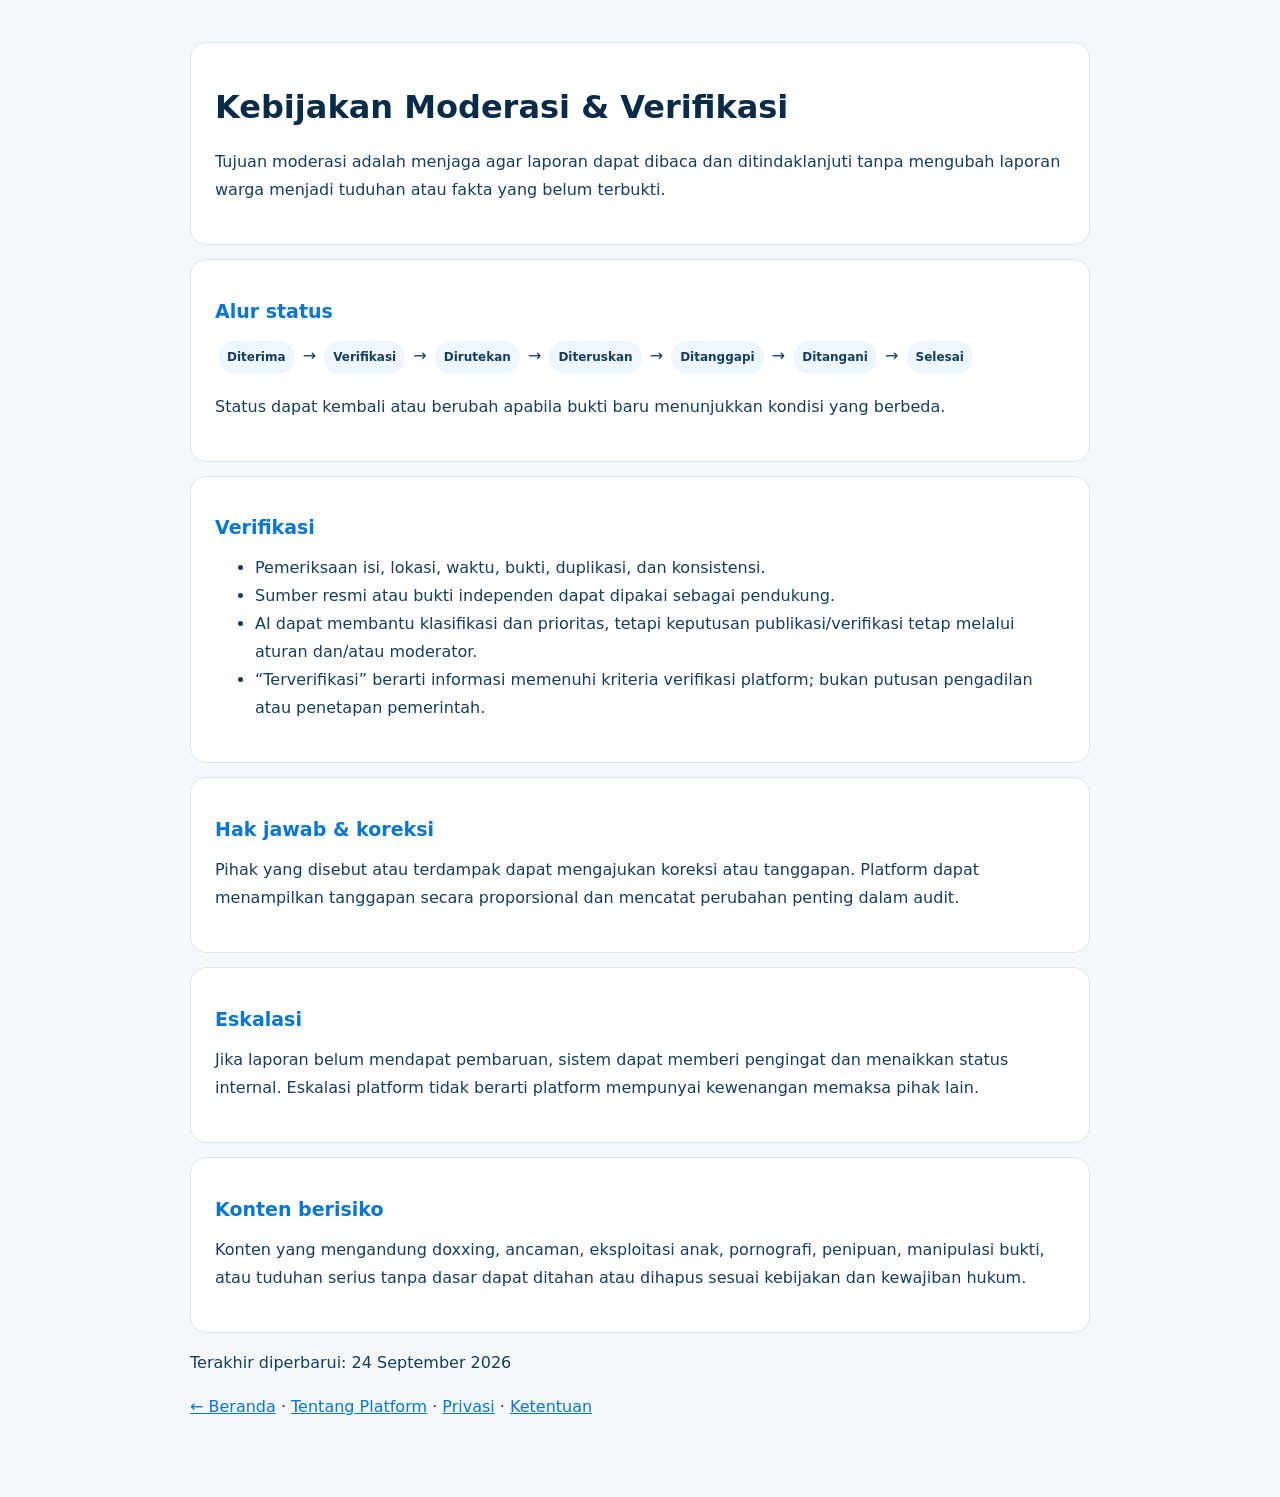
<file: moderation-policy.html>
<!doctype html><html lang="id"><head><meta charset="utf-8"><meta name="viewport" content="width=device-width,initial-scale=1"><title>Kebijakan Moderasi & Verifikasi — Indonesia Punya Masalah</title><style>body{margin:0;font-family:Inter,system-ui,Arial;background:#f4f8fb;color:#173d5c}.wrap{max-width:900px;margin:auto;padding:28px 18px 60px}.card{background:#fff;border:1px solid #dbe7ef;border-radius:16px;padding:24px;margin:14px 0}h1{font-size:32px;color:#082b4a}h2{font-size:19px;color:#0875d8}p,li{line-height:1.75}a{color:#0875d8}.status{display:inline-block;padding:6px 9px;border-radius:999px;background:#eef7ff;font-weight:800;font-size:12px;margin:3px}</style></head><body><main class="wrap"><div class="card"><h1>Kebijakan Moderasi & Verifikasi</h1><p>Tujuan moderasi adalah menjaga agar laporan dapat dibaca dan ditindaklanjuti tanpa mengubah laporan warga menjadi tuduhan atau fakta yang belum terbukti.</p></div><div class="card"><h2>Alur status</h2><p><span class="status">Diterima</span> → <span class="status">Verifikasi</span> → <span class="status">Dirutekan</span> → <span class="status">Diteruskan</span> → <span class="status">Ditanggapi</span> → <span class="status">Ditangani</span> → <span class="status">Selesai</span></p><p>Status dapat kembali atau berubah apabila bukti baru menunjukkan kondisi yang berbeda.</p></div><div class="card"><h2>Verifikasi</h2><ul><li>Pemeriksaan isi, lokasi, waktu, bukti, duplikasi, dan konsistensi.</li><li>Sumber resmi atau bukti independen dapat dipakai sebagai pendukung.</li><li>AI dapat membantu klasifikasi dan prioritas, tetapi keputusan publikasi/verifikasi tetap melalui aturan dan/atau moderator.</li><li>“Terverifikasi” berarti informasi memenuhi kriteria verifikasi platform; bukan putusan pengadilan atau penetapan pemerintah.</li></ul></div><div class="card"><h2>Hak jawab & koreksi</h2><p>Pihak yang disebut atau terdampak dapat mengajukan koreksi atau tanggapan. Platform dapat menampilkan tanggapan secara proporsional dan mencatat perubahan penting dalam audit.</p></div><div class="card"><h2>Eskalasi</h2><p>Jika laporan belum mendapat pembaruan, sistem dapat memberi pengingat dan menaikkan status internal. Eskalasi platform tidak berarti platform mempunyai kewenangan memaksa pihak lain.</p></div><div class="card"><h2>Konten berisiko</h2><p>Konten yang mengandung doxxing, ancaman, eksploitasi anak, pornografi, penipuan, manipulasi bukti, atau tuduhan serius tanpa dasar dapat ditahan atau dihapus sesuai kebijakan dan kewajiban hukum.</p></div><p>Terakhir diperbarui: 24 September 2026</p><p><a href="/">← Beranda</a> · <a href="/platform-independen.html">Tentang Platform</a> · <a href="/privacy-policy.html">Privasi</a> · <a href="/terms-of-service.html">Ketentuan</a></p></main></body></html>
</file>
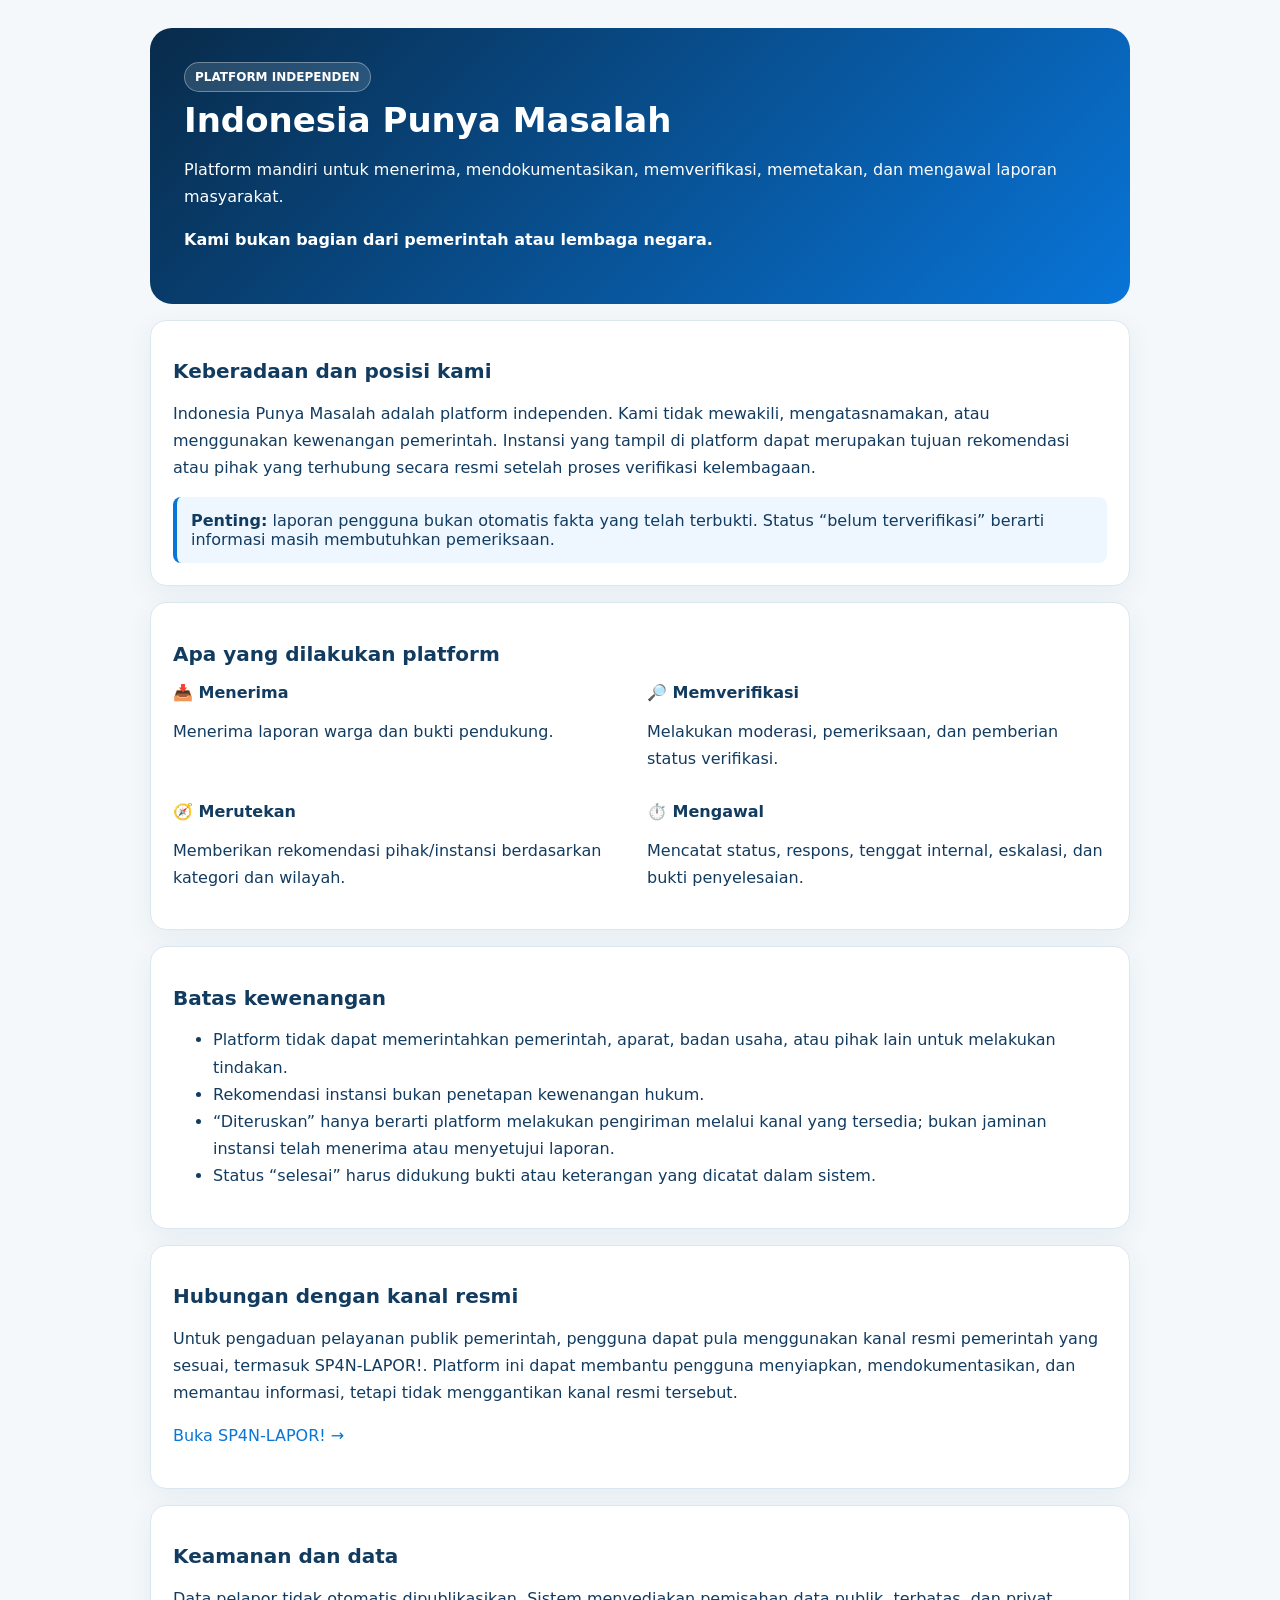
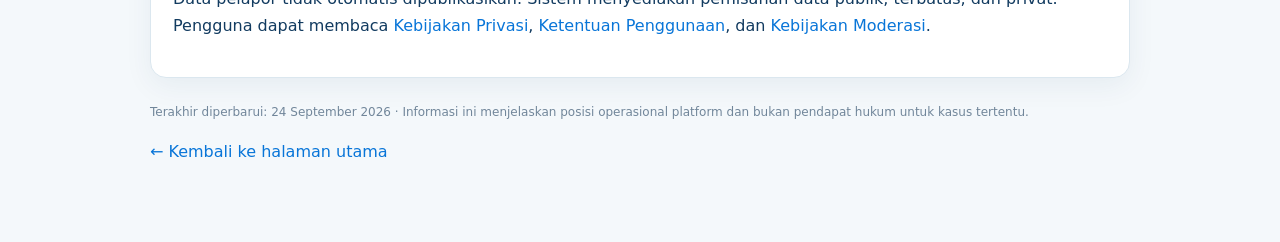
<file: platform-independen.html>
<!doctype html><html lang="id"><head><meta charset="utf-8"><meta name="viewport" content="width=device-width,initial-scale=1"><title>Tentang Platform Independen — Indonesia Punya Masalah</title><style>body{margin:0;font-family:Inter,system-ui,Arial;background:#f4f8fb;color:#123b60}.wrap{max-width:980px;margin:auto;padding:28px 18px 60px}.hero{background:linear-gradient(135deg,#082b4a,#0875d8);color:#fff;padding:34px;border-radius:22px}.card{background:#fff;border:1px solid #dbe7ef;border-radius:16px;padding:22px;margin-top:16px;box-shadow:0 8px 28px #123b6010}h1{margin:8px 0;font-size:34px}h2{font-size:20px}p,li{line-height:1.7}a{color:#0875d8;text-decoration:none}.badge{display:inline-block;background:#ffffff22;border:1px solid #ffffff55;padding:7px 10px;border-radius:999px;font-size:12px;font-weight:800}.grid{display:grid;grid-template-columns:repeat(2,1fr);gap:14px}@media(max-width:700px){.grid{grid-template-columns:1fr}}.notice{background:#eef7ff;border-left:4px solid #0875d8;padding:14px;border-radius:8px}.foot{margin-top:24px;font-size:12px;color:#71869a}</style></head><body><main class="wrap"><section class="hero"><span class="badge">PLATFORM INDEPENDEN</span><h1>Indonesia Punya Masalah</h1><p>Platform mandiri untuk menerima, mendokumentasikan, memverifikasi, memetakan, dan mengawal laporan masyarakat.</p><p><b>Kami bukan bagian dari pemerintah atau lembaga negara.</b></p></section><section class="card"><h2>Keberadaan dan posisi kami</h2><p>Indonesia Punya Masalah adalah platform independen. Kami tidak mewakili, mengatasnamakan, atau menggunakan kewenangan pemerintah. Instansi yang tampil di platform dapat merupakan tujuan rekomendasi atau pihak yang terhubung secara resmi setelah proses verifikasi kelembagaan.</p><div class="notice"><b>Penting:</b> laporan pengguna bukan otomatis fakta yang telah terbukti. Status “belum terverifikasi” berarti informasi masih membutuhkan pemeriksaan.</div></section><section class="card"><h2>Apa yang dilakukan platform</h2><div class="grid"><div><b>📥 Menerima</b><p>Menerima laporan warga dan bukti pendukung.</p></div><div><b>🔎 Memverifikasi</b><p>Melakukan moderasi, pemeriksaan, dan pemberian status verifikasi.</p></div><div><b>🧭 Merutekan</b><p>Memberikan rekomendasi pihak/instansi berdasarkan kategori dan wilayah.</p></div><div><b>⏱️ Mengawal</b><p>Mencatat status, respons, tenggat internal, eskalasi, dan bukti penyelesaian.</p></div></div></section><section class="card"><h2>Batas kewenangan</h2><ul><li>Platform tidak dapat memerintahkan pemerintah, aparat, badan usaha, atau pihak lain untuk melakukan tindakan.</li><li>Rekomendasi instansi bukan penetapan kewenangan hukum.</li><li>“Diteruskan” hanya berarti platform melakukan pengiriman melalui kanal yang tersedia; bukan jaminan instansi telah menerima atau menyetujui laporan.</li><li>Status “selesai” harus didukung bukti atau keterangan yang dicatat dalam sistem.</li></ul></section><section class="card"><h2>Hubungan dengan kanal resmi</h2><p>Untuk pengaduan pelayanan publik pemerintah, pengguna dapat pula menggunakan kanal resmi pemerintah yang sesuai, termasuk SP4N-LAPOR!. Platform ini dapat membantu pengguna menyiapkan, mendokumentasikan, dan memantau informasi, tetapi tidak menggantikan kanal resmi tersebut.</p><p><a href="https://sp4n.lapor.go.id/" target="_blank" rel="noopener">Buka SP4N-LAPOR! →</a></p></section><section class="card"><h2>Keamanan dan data</h2><p>Data pelapor tidak otomatis dipublikasikan. Sistem menyediakan pemisahan data publik, terbatas, dan privat. Pengguna dapat membaca <a href="/privacy-policy.html">Kebijakan Privasi</a>, <a href="/terms-of-service.html">Ketentuan Penggunaan</a>, dan <a href="/moderation-policy.html">Kebijakan Moderasi</a>.</p></section><p class="foot">Terakhir diperbarui: 24 September 2026 · Informasi ini menjelaskan posisi operasional platform dan bukan pendapat hukum untuk kasus tertentu.</p><p><a href="/">← Kembali ke halaman utama</a></p></main></body></html>
</file>
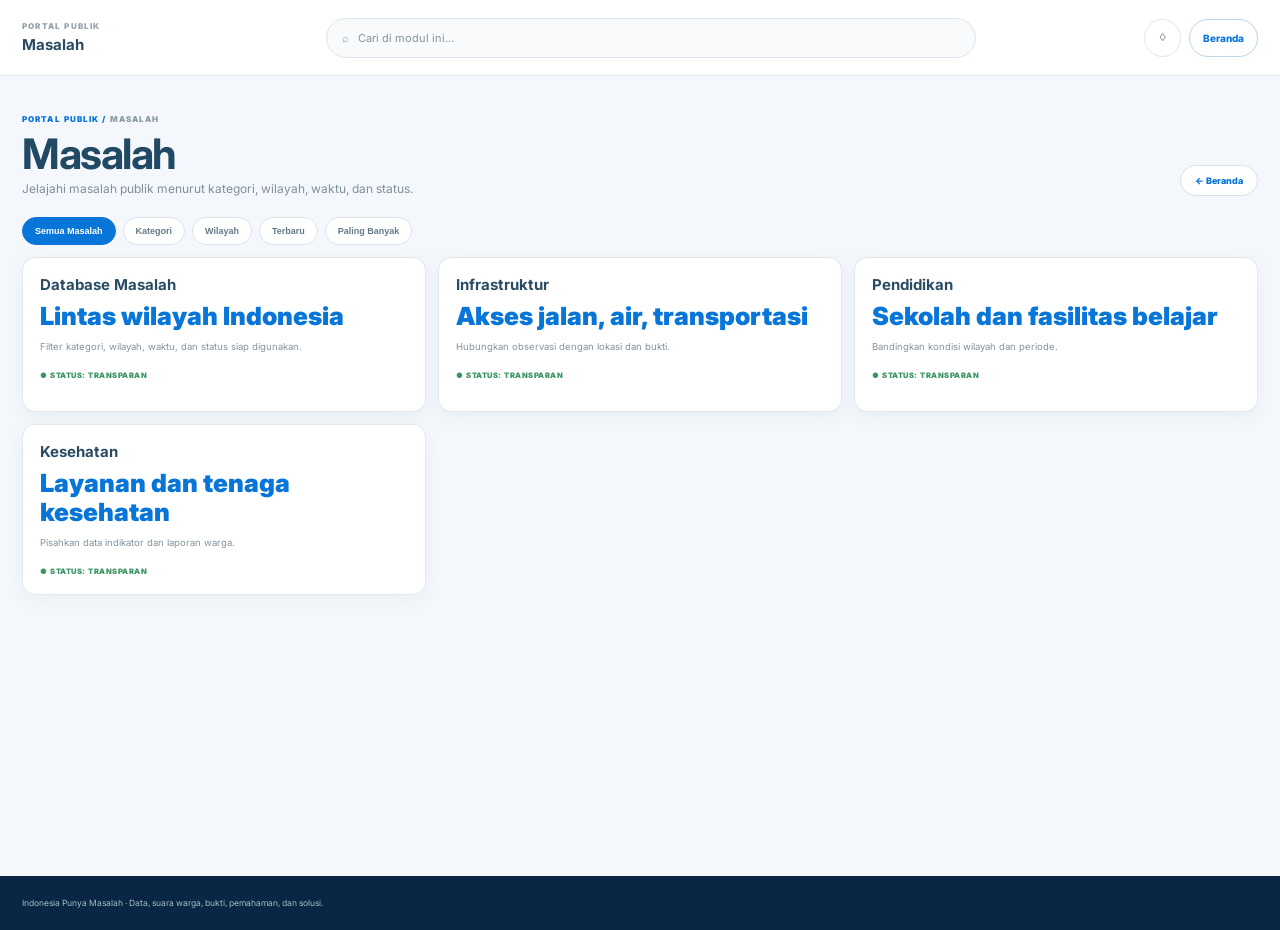
<file: portal.html>
<!doctype html>
<html lang="id">
<head><meta charset="utf-8"><meta name="viewport" content="width=device-width,initial-scale=1"><title>Indonesia Punya Masalah — Ruang Publik</title><link rel="preconnect" href="https://fonts.googleapis.com"><link rel="preconnect" href="https://fonts.gstatic.com" crossorigin><link href="https://fonts.googleapis.com/css2?family=Inter:wght@400;500;600;700;800;900&display=swap" rel="stylesheet"><link rel="stylesheet" href="/portal.css?v=20260916-2"></head>
<body>
<aside class="side"><a class="portal-brand" href="/"><span class="mark"><i></i><b></b><em></em></span><span>INDONESIA<br><strong>PUNYA MASALAH</strong></span></a><nav><a href="/">Beranda</a><a href="/portal.html?section=Peta">Peta Indonesia</a><a href="/portal.html?section=Masalah">Masalah</a><a href="/portal.html?section=Data%20%26%20Statistik">Data &amp; Statistik</a><a href="/portal.html?section=Suara%20Warga">Suara Warga</a><a href="/portal.html?section=Intelligence">Intelligence</a><a href="/portal.html?section=Solusi">Solusi</a><a href="/portal.html?section=Lainnya">Lainnya</a></nav><div class="side-note"><span></span>Portal publik Indonesia</div></aside>
<header class="top"><div><small>PORTAL PUBLIK</small><strong id="topTitle">Ruang Publik</strong></div><div class="portal-search">⌕ <span>Cari di modul ini...</span></div><div class="top-actions"><button>♢</button><a href="/">Beranda</a></div></header>
<main><div class="crumb">PORTAL PUBLIK / <span id="sectionName">MODUL</span></div><div class="page-head"><div><h1 id="title">Ruang Publik</h1><p id="desc"></p></div><a class="home-btn" href="/">← Beranda</a></div><div id="tabs" class="tabs"></div><section id="content" class="grid"></section></main>
<footer>Indonesia Punya Masalah · Data, suara warga, bukti, pemahaman, dan solusi.</footer><script src="/portal-pages.js?v=20260916-2"></script><script src="/portal-functions.js?v=20260916-1"></script>
</body></html>
</file>
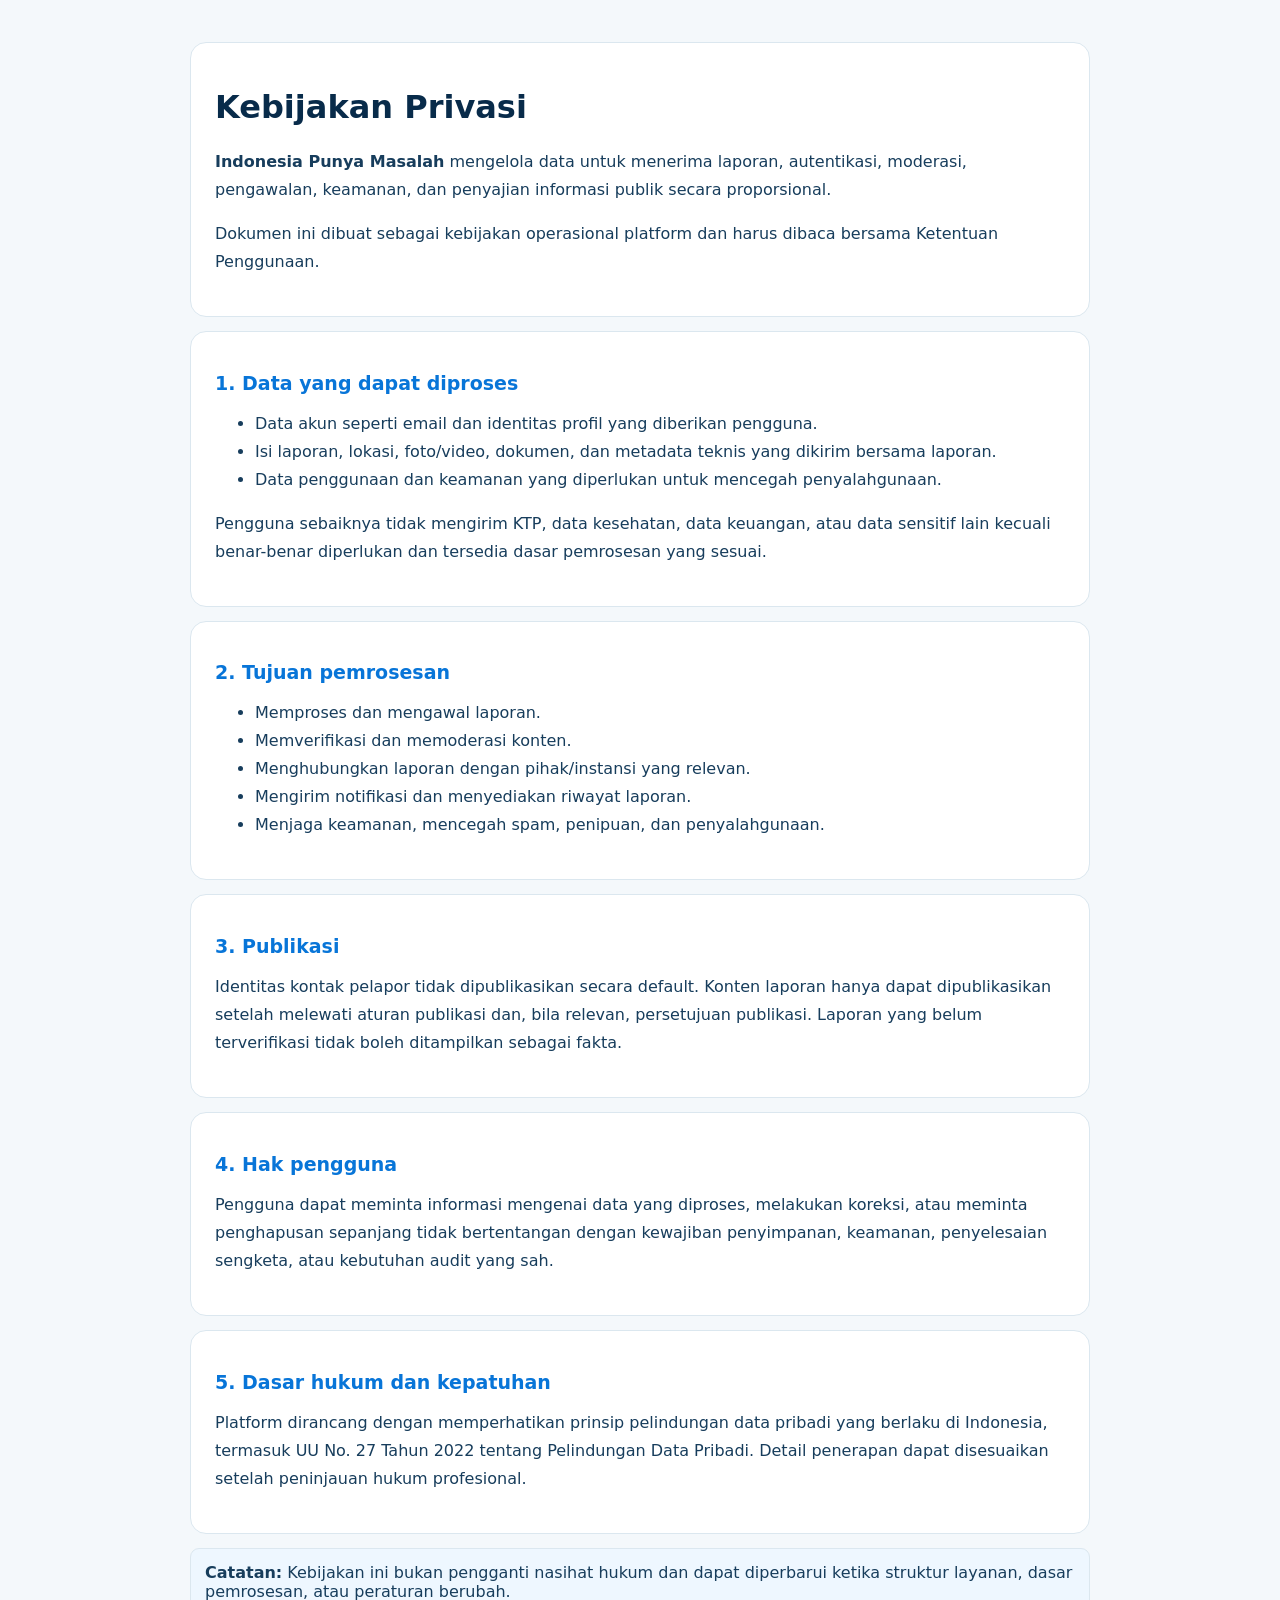
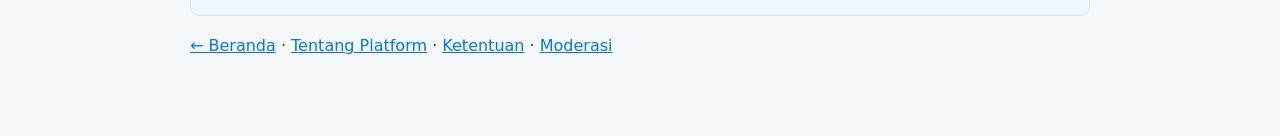
<file: privacy-policy.html>
<!doctype html><html lang="id"><head><meta charset="utf-8"><meta name="viewport" content="width=device-width,initial-scale=1"><title>Kebijakan Privasi — Indonesia Punya Masalah</title><style>body{margin:0;font-family:Inter,system-ui,Arial;background:#f4f8fb;color:#173d5c}.wrap{max-width:900px;margin:auto;padding:28px 18px 60px}.card{background:#fff;border:1px solid #dbe7ef;border-radius:16px;padding:24px;margin:14px 0}h1{font-size:32px;color:#082b4a}h2{font-size:19px;color:#0875d8}p,li{line-height:1.75}a{color:#0875d8}.notice{background:#eef7ff;padding:14px;border-radius:9px}</style></head><body><main class="wrap"><div class="card"><h1>Kebijakan Privasi</h1><p><b>Indonesia Punya Masalah</b> mengelola data untuk menerima laporan, autentikasi, moderasi, pengawalan, keamanan, dan penyajian informasi publik secara proporsional.</p><p>Dokumen ini dibuat sebagai kebijakan operasional platform dan harus dibaca bersama Ketentuan Penggunaan.</p></div><div class="card"><h2>1. Data yang dapat diproses</h2><ul><li>Data akun seperti email dan identitas profil yang diberikan pengguna.</li><li>Isi laporan, lokasi, foto/video, dokumen, dan metadata teknis yang dikirim bersama laporan.</li><li>Data penggunaan dan keamanan yang diperlukan untuk mencegah penyalahgunaan.</li></ul><p>Pengguna sebaiknya tidak mengirim KTP, data kesehatan, data keuangan, atau data sensitif lain kecuali benar-benar diperlukan dan tersedia dasar pemrosesan yang sesuai.</p></div><div class="card"><h2>2. Tujuan pemrosesan</h2><ul><li>Memproses dan mengawal laporan.</li><li>Memverifikasi dan memoderasi konten.</li><li>Menghubungkan laporan dengan pihak/instansi yang relevan.</li><li>Mengirim notifikasi dan menyediakan riwayat laporan.</li><li>Menjaga keamanan, mencegah spam, penipuan, dan penyalahgunaan.</li></ul></div><div class="card"><h2>3. Publikasi</h2><p>Identitas kontak pelapor tidak dipublikasikan secara default. Konten laporan hanya dapat dipublikasikan setelah melewati aturan publikasi dan, bila relevan, persetujuan publikasi. Laporan yang belum terverifikasi tidak boleh ditampilkan sebagai fakta.</p></div><div class="card"><h2>4. Hak pengguna</h2><p>Pengguna dapat meminta informasi mengenai data yang diproses, melakukan koreksi, atau meminta penghapusan sepanjang tidak bertentangan dengan kewajiban penyimpanan, keamanan, penyelesaian sengketa, atau kebutuhan audit yang sah.</p></div><div class="card"><h2>5. Dasar hukum dan kepatuhan</h2><p>Platform dirancang dengan memperhatikan prinsip pelindungan data pribadi yang berlaku di Indonesia, termasuk UU No. 27 Tahun 2022 tentang Pelindungan Data Pribadi. Detail penerapan dapat disesuaikan setelah peninjauan hukum profesional.</p></div><div class="card notice"><b>Catatan:</b> Kebijakan ini bukan pengganti nasihat hukum dan dapat diperbarui ketika struktur layanan, dasar pemrosesan, atau peraturan berubah.</div><p><a href="/">← Beranda</a> · <a href="/platform-independen.html">Tentang Platform</a> · <a href="/terms-of-service.html">Ketentuan</a> · <a href="/moderation-policy.html">Moderasi</a></p></main></body></html>
</file>
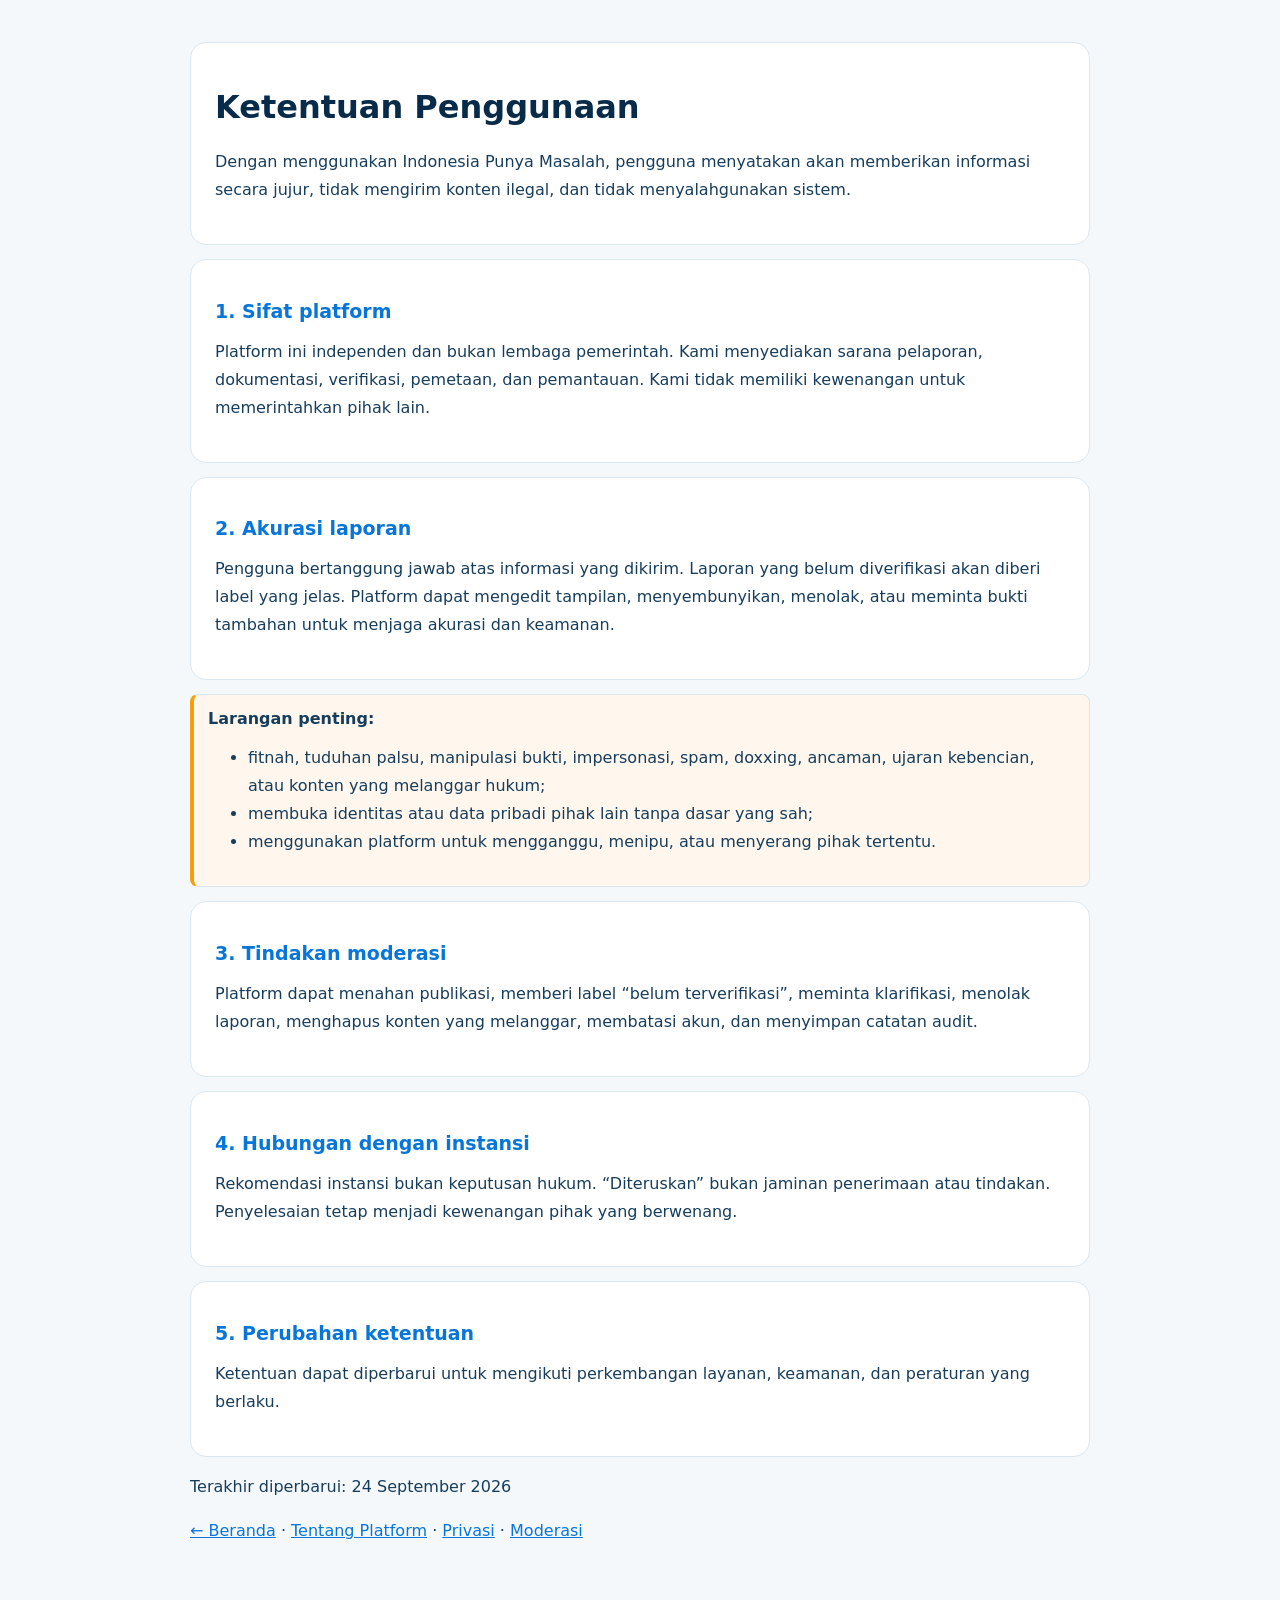
<file: terms-of-service.html>
<!doctype html><html lang="id"><head><meta charset="utf-8"><meta name="viewport" content="width=device-width,initial-scale=1"><title>Ketentuan Penggunaan — Indonesia Punya Masalah</title><style>body{margin:0;font-family:Inter,system-ui,Arial;background:#f4f8fb;color:#173d5c}.wrap{max-width:900px;margin:auto;padding:28px 18px 60px}.card{background:#fff;border:1px solid #dbe7ef;border-radius:16px;padding:24px;margin:14px 0}h1{font-size:32px;color:#082b4a}h2{font-size:19px;color:#0875d8}p,li{line-height:1.75}a{color:#0875d8}.warn{background:#fff7ed;border-left:4px solid #f59e0b;padding:14px;border-radius:8px}</style></head><body><main class="wrap"><div class="card"><h1>Ketentuan Penggunaan</h1><p>Dengan menggunakan Indonesia Punya Masalah, pengguna menyatakan akan memberikan informasi secara jujur, tidak mengirim konten ilegal, dan tidak menyalahgunakan sistem.</p></div><div class="card"><h2>1. Sifat platform</h2><p>Platform ini independen dan bukan lembaga pemerintah. Kami menyediakan sarana pelaporan, dokumentasi, verifikasi, pemetaan, dan pemantauan. Kami tidak memiliki kewenangan untuk memerintahkan pihak lain.</p></div><div class="card"><h2>2. Akurasi laporan</h2><p>Pengguna bertanggung jawab atas informasi yang dikirim. Laporan yang belum diverifikasi akan diberi label yang jelas. Platform dapat mengedit tampilan, menyembunyikan, menolak, atau meminta bukti tambahan untuk menjaga akurasi dan keamanan.</p></div><div class="card warn"><b>Larangan penting:</b><ul><li>fitnah, tuduhan palsu, manipulasi bukti, impersonasi, spam, doxxing, ancaman, ujaran kebencian, atau konten yang melanggar hukum;</li><li>membuka identitas atau data pribadi pihak lain tanpa dasar yang sah;</li><li>menggunakan platform untuk mengganggu, menipu, atau menyerang pihak tertentu.</li></ul></div><div class="card"><h2>3. Tindakan moderasi</h2><p>Platform dapat menahan publikasi, memberi label “belum terverifikasi”, meminta klarifikasi, menolak laporan, menghapus konten yang melanggar, membatasi akun, dan menyimpan catatan audit.</p></div><div class="card"><h2>4. Hubungan dengan instansi</h2><p>Rekomendasi instansi bukan keputusan hukum. “Diteruskan” bukan jaminan penerimaan atau tindakan. Penyelesaian tetap menjadi kewenangan pihak yang berwenang.</p></div><div class="card"><h2>5. Perubahan ketentuan</h2><p>Ketentuan dapat diperbarui untuk mengikuti perkembangan layanan, keamanan, dan peraturan yang berlaku.</p></div><p>Terakhir diperbarui: 24 September 2026</p><p><a href="/">← Beranda</a> · <a href="/platform-independen.html">Tentang Platform</a> · <a href="/privacy-policy.html">Privasi</a> · <a href="/moderation-policy.html">Moderasi</a></p></main></body></html>
</file>
<file: portal.css>
*{box-sizing:border-box}html{scroll-behavior:smooth}body{margin:0;background:#f4f8fc;color:#243f55;font-family:Inter,Arial,sans-serif;font-size:14px}.side{display:none}.top{position:sticky;left:0;right:0;top:0;height:76px;background:#fff;border-bottom:1px solid #dfe8ee;display:grid;grid-template-columns:280px minmax(260px,650px) 1fr;align-items:center;gap:24px;padding:0 max(22px,calc((100vw - 1500px)/2));z-index:20}.top small{display:block;font-size:8px;font-weight:900;letter-spacing:1.2px;color:#98a5ae;margin-bottom:4px}.top strong{font-size:15px;color:#294b64}.portal-search{height:40px;border:1px solid #dce6ec;background:#f8fafb;border-radius:20px;color:#83949f;display:flex;align-items:center;gap:9px;padding:0 15px;font-size:11px}.top-actions{display:flex;justify-content:flex-end;align-items:center;gap:8px}.top-actions button,.top-actions a{height:38px;border:1px solid #dfe6ea;background:#fff;border-radius:20px;color:#607687;padding:0 13px;text-decoration:none;font-size:10px;font-weight:800;display:flex;align-items:center}.top-actions a{color:#0875d8;border-color:#bcd5e7}main{margin:0 auto;padding:38px 22px 60px;max-width:1500px;min-height:calc(100vh - 100px)}.crumb{font-size:8px;font-weight:900;letter-spacing:1.1px;color:#0875d8}.crumb span{color:#8c9aa4}.page-head{display:flex;justify-content:space-between;align-items:flex-end;gap:20px}.page-head h1{font-size:42px;line-height:1.05;letter-spacing:-1.5px;margin:8px 0 5px;color:#214963}.page-head p{font-size:12px;color:#7f909b;max-width:850px;margin:0}.home-btn{border:1px solid #d7e2e8;background:#fff;border-radius:20px;padding:9px 14px;color:#0875d8;text-decoration:none;font-size:9px;font-weight:850}.tabs{display:flex;gap:7px;flex-wrap:wrap;margin:21px 0 12px}.tabs button{border:1px solid #dbe5ea;background:#fff;border-radius:18px;padding:8px 12px;color:#637a89;font-size:9px;font-weight:800;cursor:pointer}.tabs button.active{background:#0875d8;color:#fff;border-color:#0875d8}.grid{display:grid;grid-template-columns:repeat(3,minmax(0,1fr));gap:12px}.card{background:#fff;border:1px solid #e1e8ed;border-radius:13px;padding:17px;min-height:155px;box-shadow:0 5px 18px rgba(21,53,78,.05)}.card h2{font-size:15px;color:#294c63;margin:0 0 8px}.card p{font-size:9.5px;line-height:1.5;color:#82929d}.value{font-size:25px;line-height:1.15;font-weight:900;color:#0875d8}.status{font-size:7.5px;font-weight:900;color:#3c9665;letter-spacing:.5px}.warning{background:#fffaf0;border-color:#eed69e}.report{grid-column:span 2}.report input,.report textarea{width:100%;border:1px solid #d8e3e9;border-radius:9px;padding:10px;font:inherit;font-size:10px;margin:5px 0 10px;outline:0}.report textarea{min-height:125px}.report button{border:0;border-radius:20px;background:#0875d8;color:#fff;padding:9px 15px;font-size:9px;font-weight:850;cursor:pointer}footer{margin:0;background:#092744;color:#a9bac3;padding:22px max(22px,calc((100vw - 1500px)/2));font-size:8.5px}@media(max-width:900px){.top{grid-template-columns:1fr auto}.portal-search{display:none}.grid{grid-template-columns:1fr 1fr}.report{grid-column:span 2}}@media(max-width:650px){.top{height:auto;min-height:64px;padding:12px 14px}.top-actions a{display:none}main{padding:24px 14px 40px}.page-head{align-items:flex-start}.page-head h1{font-size:31px}.home-btn{display:none}.grid{grid-template-columns:1fr}.report{grid-column:span 1}footer{padding:18px 14px}}
</file>
